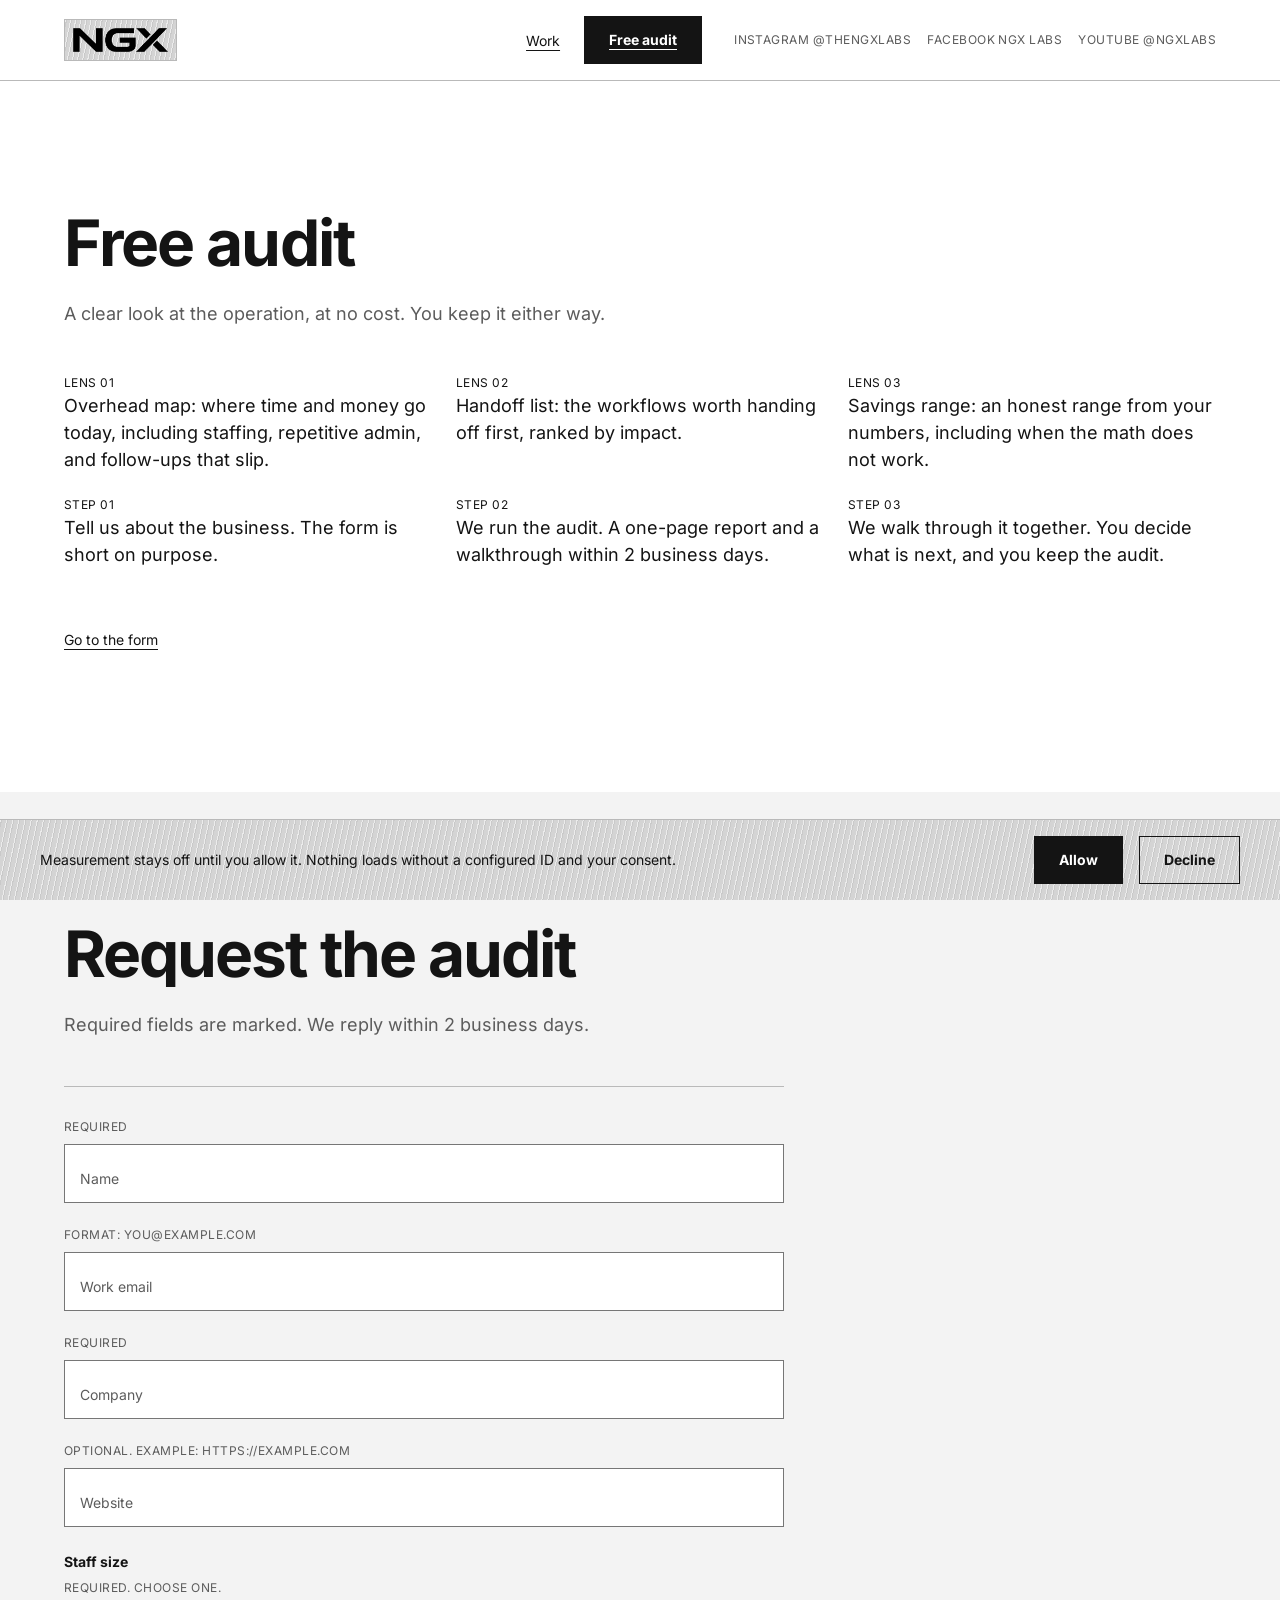
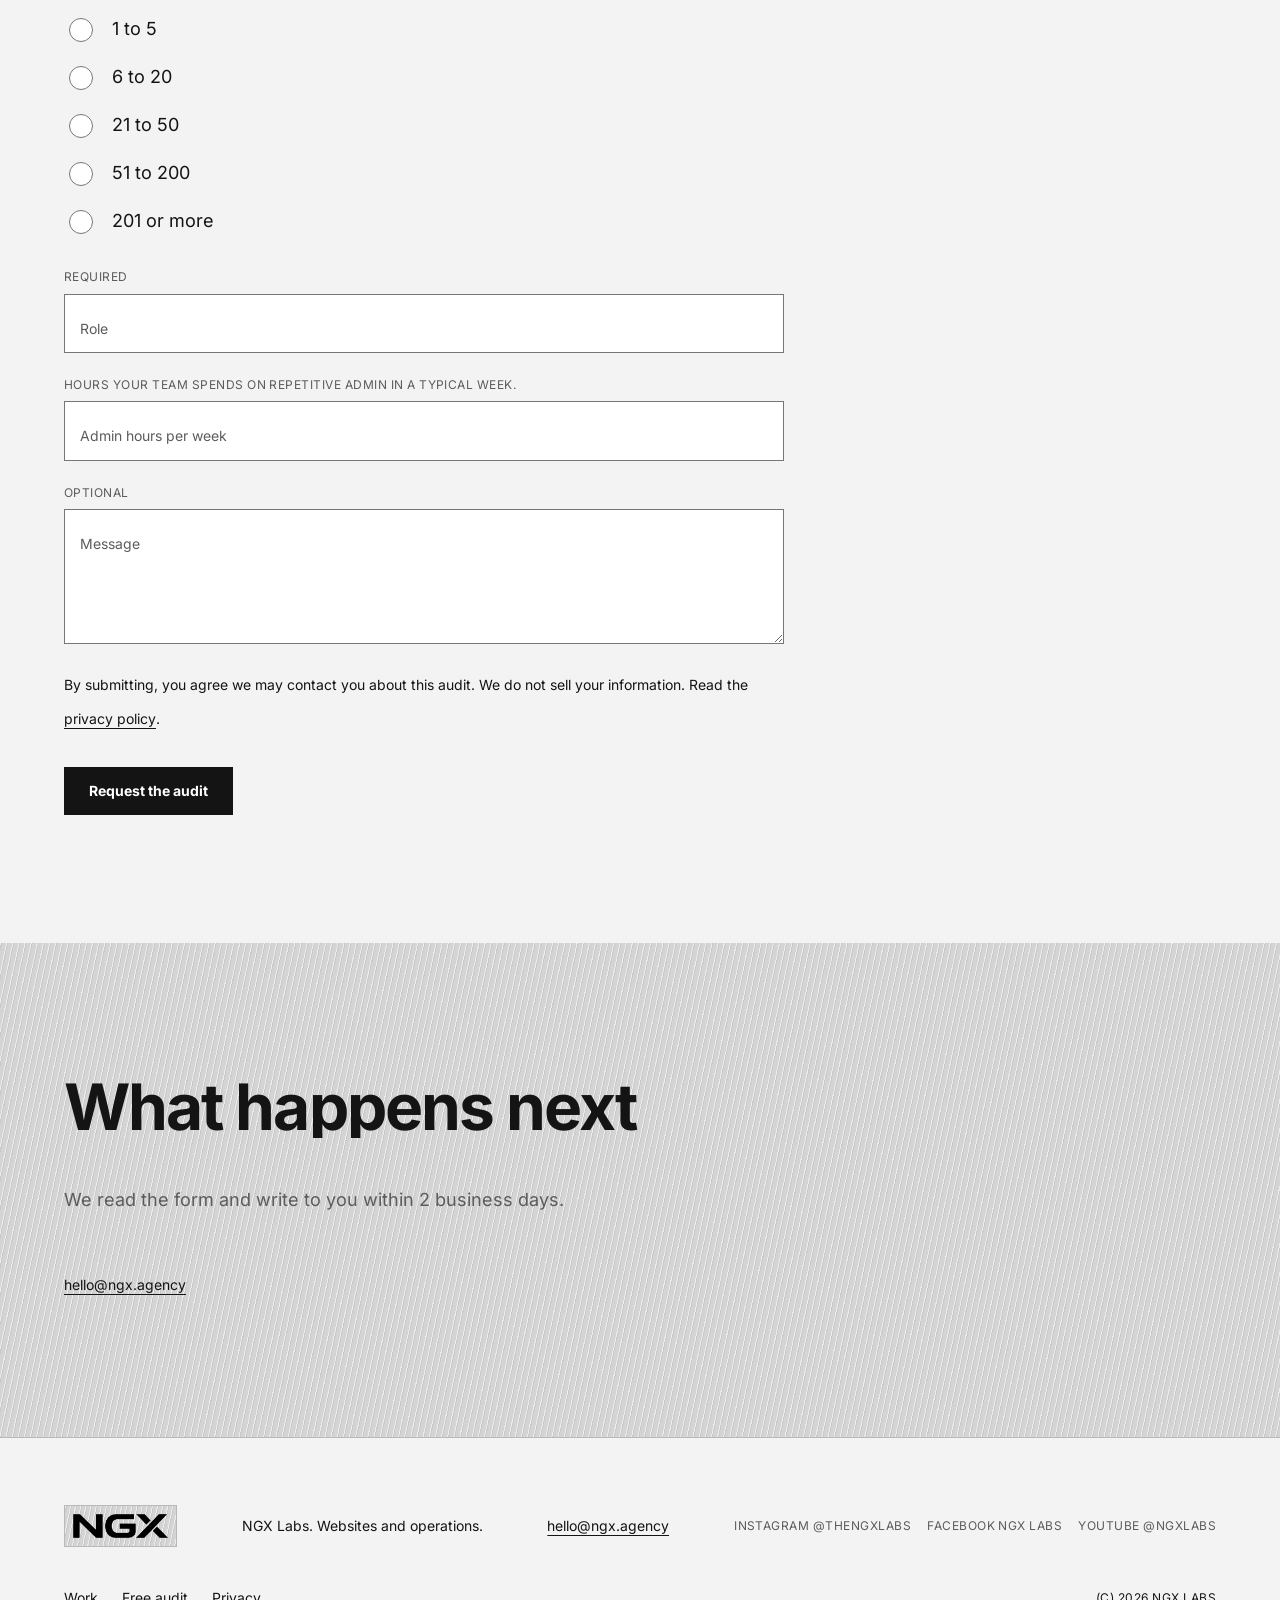
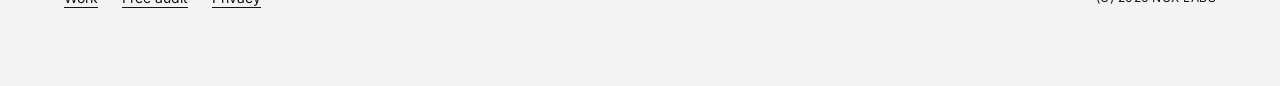
<file: site/free-audit/index.html>
<!DOCTYPE html>
<html lang="en">
<head>
<meta charset="utf-8">
<meta name="viewport" content="width=device-width, initial-scale=1">
<meta name="robots" content="noindex, nofollow">
<title>Free audit | NGX Labs</title>
<meta name="description" content="A free audit of your operation from NGX Labs. You keep the findings either way.">
<link rel="icon" href="../assets/ngx-logo-official.png" type="image/png">
<link rel="stylesheet" href="../css/site.css">
<script>document.documentElement.classList.add("js");</script>
</head>
<body>
<a class="skip" href="#main">Skip to content</a>
<header class="site-header">
  <div class="wrap header-bar">
    <a class="logo-plate" href="../">
      <img src="../assets/ngx-logo-official.png" alt="NGX Labs" width="96" height="24" fetchpriority="low">
    </a>
    <div class="nav-desktop">
        <nav aria-label="Primary">
          <ul class="nav-links">
            <li><a href="../work/">Work</a></li>
            <li>
              <a class="btn magnet" href="../free-audit/">
                <span class="roll"><span class="roll-in"><span>Free audit</span><span aria-hidden="true">Free audit</span></span></span>
              </a>
            </li>
          </ul>
        </nav>
        <p class="socials" data-socials>
          <span>Instagram @thengxlabs</span>
          <span>Facebook NGX Labs</span>
          <span>YouTube @ngxlabs</span>
        </p>
      </div>
    <details class="nav-mobile">
      <summary class="nav-summary"><span class="summary-open">Menu</span><span class="summary-close">Close</span></summary>
      <div class="nav-panel">
        <nav aria-label="Mobile">
          <ul class="nav-links">
            <li><a href="../work/">Work</a></li>
            <li>
              <a class="btn magnet" href="../free-audit/">
                <span class="roll"><span class="roll-in"><span>Free audit</span><span aria-hidden="true">Free audit</span></span></span>
              </a>
            </li>
          </ul>
        </nav>
        <p class="socials" data-socials>
          <span>Instagram @thengxlabs</span>
          <span>Facebook NGX Labs</span>
          <span>YouTube @ngxlabs</span>
        </p>
      </div>
    </details>
  </div>
</header>

<main id="main">
  <section class="section bg-paper">
    <div class="wrap stack-48">
      <div class="stack-24">
        <h1 class="t-display" data-rise data-rise-load>
          <span class="line"><span class="line-in">Free audit</span></span>
        </h1>
        <p class="support">A clear look at the operation, at no cost. You keep it either way.</p>
      </div>
      <div class="grid">
        <div class="span-4">
          <p class="t-meta">Lens 01</p>
          <p>Overhead map: where time and money go today, including staffing, repetitive admin, and follow-ups that slip.</p>
        </div>
        <div class="span-4">
          <p class="t-meta">Lens 02</p>
          <p>Handoff list: the workflows worth handing off first, ranked by impact.</p>
        </div>
        <div class="span-4">
          <p class="t-meta">Lens 03</p>
          <p>Savings range: an honest range from your numbers, including when the math does not work.</p>
        </div>
        <div class="span-4">
          <p class="t-meta">Step 01</p>
          <p>Tell us about the business. The form is short on purpose.</p>
        </div>
        <div class="span-4">
          <p class="t-meta">Step 02</p>
          <p>We run the audit. A one-page report and a walkthrough within 2 business days.</p>
        </div>
        <div class="span-4">
          <p class="t-meta">Step 03</p>
          <p>We walk through it together. You decide what is next, and you keep the audit.</p>
        </div>
      </div>
      <a class="text-link magnet" href="#audit-form">
        <span class="roll"><span class="roll-in"><span>Go to the form</span><span aria-hidden="true">Go to the form</span></span></span>
      </a>
    </div>
  </section>

  <section class="section bg-mist" id="audit-form">
    <div class="wrap">
      <div class="stack-24 section-intro">
        <h2 class="t-display" data-rise>
          <span class="line"><span class="line-in">Request the audit</span></span>
        </h2>
        <p class="support">Required fields are marked. We reply within 2 business days.</p>
      </div>
      <form class="form-shell" id="auditForm" method="post" action="https://comms.ngx.agency/ngx-contact" autocomplete="on">
        <div data-form-body>
          <div class="progress" data-progress role="progressbar" aria-valuemin="0" aria-valuemax="6" aria-valuenow="0" aria-label="Required fields complete">
            <span class="progress-bar" data-progress-bar></span>
          </div>
          <p class="form-alert t-ui" id="form-alert" role="alert" tabindex="-1"></p>
          <div class="field" data-field="name">
            <p class="hint t-meta" id="hint-name">Required</p>
            <div class="control">
              <label for="f-name">Name</label>
              <input id="f-name" name="name" type="text" autocomplete="name" required placeholder=" " enterkeyhint="next" data-described="hint-name" aria-describedby="hint-name">
            </div>
            <p class="error t-ui" id="err-name">Error: Enter your name.</p>
          </div>
          <div class="field" data-field="email">
            <p class="hint t-meta" id="hint-email">Format: you@example.com</p>
            <div class="control">
              <label for="f-email">Work email</label>
              <input id="f-email" name="email" type="email" autocomplete="email" autocapitalize="none" autocorrect="off" spellcheck="false" required placeholder=" " enterkeyhint="next" data-described="hint-email" aria-describedby="hint-email">
            </div>
            <p class="error t-ui" id="err-email">Error: Enter an email address in the format you@example.com.</p>
          </div>
          <div class="field" data-field="company">
            <p class="hint t-meta" id="hint-company">Required</p>
            <div class="control">
              <label for="f-company">Company</label>
              <input id="f-company" name="company" type="text" autocomplete="organization" required placeholder=" " enterkeyhint="next" data-described="hint-company" aria-describedby="hint-company">
            </div>
            <p class="error t-ui" id="err-company">Error: Enter the company name.</p>
          </div>
          <div class="field" data-field="website">
            <p class="hint t-meta" id="hint-website">Optional. Example: https://example.com</p>
            <div class="control">
              <label for="f-website">Website</label>
              <input id="f-website" name="website" type="url" inputmode="url" autocomplete="url" autocapitalize="none" autocorrect="off" spellcheck="false" placeholder=" " enterkeyhint="next" data-described="hint-website" aria-describedby="hint-website">
            </div>
            <p class="error t-ui" id="err-website">Error: Enter a full address, such as https://example.com.</p>
          </div>
          <fieldset class="field choices" data-field="staff_size">
            <legend>Staff size</legend>
            <p class="hint t-meta" id="hint-staff">Required. Choose one.</p>
            <label><input type="radio" name="staff_size" value="1-5" required> 1 to 5</label>
            <label><input type="radio" name="staff_size" value="6-20" required> 6 to 20</label>
            <label><input type="radio" name="staff_size" value="21-50" required> 21 to 50</label>
            <label><input type="radio" name="staff_size" value="51-200" required> 51 to 200</label>
            <label><input type="radio" name="staff_size" value="201 or more" required> 201 or more</label>
            <p class="error t-ui" id="err-staff">Error: Choose a staff size.</p>
          </fieldset>
          <div class="field" data-field="role">
            <p class="hint t-meta" id="hint-role">Required</p>
            <div class="control">
              <label for="f-role">Role</label>
              <input id="f-role" name="role" type="text" autocomplete="organization-title" required placeholder=" " enterkeyhint="next" data-described="hint-role" aria-describedby="hint-role">
            </div>
            <p class="error t-ui" id="err-role">Error: Enter your role.</p>
          </div>
          <div class="field" data-field="admin_hours_per_week">
            <p class="hint t-meta" id="hint-hours">Hours your team spends on repetitive admin in a typical week.</p>
            <div class="control">
              <label for="f-hours">Admin hours per week</label>
              <input id="f-hours" name="admin_hours_per_week" type="text" inputmode="decimal" autocomplete="off" required placeholder=" " enterkeyhint="next" data-described="hint-hours" aria-describedby="hint-hours">
            </div>
            <p class="error t-ui" id="err-hours">Error: Enter admin hours per week as a number from 0 to 168.</p>
          </div>
          <div class="field" data-field="message">
            <p class="hint t-meta" id="hint-message">Optional</p>
            <div class="control">
              <label for="f-message">Message</label>
              <textarea id="f-message" name="message" rows="4" placeholder=" " enterkeyhint="done" data-described="hint-message" aria-describedby="hint-message"></textarea>
            </div>
          </div>
          <div class="visually-hidden" aria-hidden="true">
            <label for="fax_number">Fax</label>
            <input id="fax_number" name="fax_number" type="text" tabindex="-1" autocomplete="off">
          </div>
          <input type="hidden" name="phone" value="">
          <input type="hidden" name="industry" value="">
          <input type="hidden" name="revenue" value="">
          <input type="hidden" name="source" value="ngx-site-v1">
          <input type="hidden" name="utm_source" value="">
          <input type="hidden" name="utm_medium" value="">
          <input type="hidden" name="utm_campaign" value="">
          <input type="hidden" name="utm_content" value="">
          <input type="hidden" name="utm_term" value="">
          <input type="hidden" name="fbclid" value="">
          <input type="hidden" name="gclid" value="">
          <input type="hidden" name="li_fat_id" value="">
          <input type="hidden" name="landing_path" value="">
          <p class="t-ui form-note">By submitting, you agree we may contact you about this audit. We do not sell your information. Read the <a class="text-link" href="../privacy/">privacy policy</a>.</p>
          <button class="btn magnet" id="audit-submit" type="submit">
            <span class="roll"><span class="roll-in"><span>Request the audit</span><span aria-hidden="true">Request the audit</span></span></span>
          </button>
        </div>
      </form>
      <div class="confirm stack-24" id="audit-confirm" tabindex="-1">
        <p class="t-title">Request received.</p>
        <p class="support">Your reference is below. We will write to you within 2 business days.</p>
        <p class="ref t-title" id="audit-ref"></p>
        <p>Questions go to <a class="text-link" data-bind="contact" href="mailto:hello@ngx.agency">hello@ngx.agency</a>.</p>
      </div>
    </div>
  </section>

  <section class="section metal" id="next">
    <div class="wrap stack-48">
      <h2 class="t-display" data-rise>
        <span class="line"><span class="line-in">What happens next</span></span>
      </h2>
      <p class="support">We read the form and write to you within 2 business days.</p>
      <p><a class="text-link magnet" data-bind="contact" href="mailto:hello@ngx.agency"><span class="roll"><span class="roll-in"><span>hello@ngx.agency</span><span aria-hidden="true">hello@ngx.agency</span></span></span></a></p>
    </div>
  </section>
</main>

<footer class="site-footer">
  <div class="wrap footer-bar">
    <a class="logo-plate" href="../">
      <img src="../assets/ngx-logo-official.png" alt="NGX Labs" width="96" height="24" loading="lazy">
    </a>
    <p class="t-ui">NGX Labs. Websites and operations.</p>
    <a class="text-link magnet" href="mailto:hello@ngx.agency">
      <span class="roll"><span class="roll-in"><span>hello@ngx.agency</span><span aria-hidden="true">hello@ngx.agency</span></span></span>
    </a>
    <p class="socials" data-socials>
      <span>Instagram @thengxlabs</span>
      <span>Facebook NGX Labs</span>
      <span>YouTube @ngxlabs</span>
    </p>
    <ul class="footer-links">
      <li><a class="text-link magnet" href="../work/"><span class="roll"><span class="roll-in"><span>Work</span><span aria-hidden="true">Work</span></span></span></a></li>
      <li><a class="text-link magnet" href="../free-audit/"><span class="roll"><span class="roll-in"><span>Free audit</span><span aria-hidden="true">Free audit</span></span></span></a></li>
      <li><a class="text-link magnet" href="../privacy/"><span class="roll"><span class="roll-in"><span>Privacy</span><span aria-hidden="true">Privacy</span></span></span></a></li>
    </ul>
    <p class="t-meta">(c) 2026 NGX Labs</p>
  </div>
</footer>

<div class="consent metal" id="consent" role="region" aria-label="Privacy choices">
  <div class="consent-inner">
    <p class="t-ui">Measurement stays off until you allow it. Nothing loads without a configured ID and your consent.</p>
    <div class="consent-actions">
      <button type="button" class="btn" id="consent-accept">Allow</button>
      <button type="button" class="btn btn-ghost" id="consent-decline">Decline</button>
    </div>
  </div>
</div>

<script src="../vendor/gsap.min.js" defer></script>
<script src="../vendor/ScrollTrigger.min.js" defer></script>
<script src="../vendor/lenis.min.js" defer></script>
<script src="../js/data.js" defer></script>
<script src="../js/form-config.js" defer></script>
<script src="../js/tracking-config.js" defer></script>
<script src="../js/site.js" defer></script>
</body>
</html>
</file>
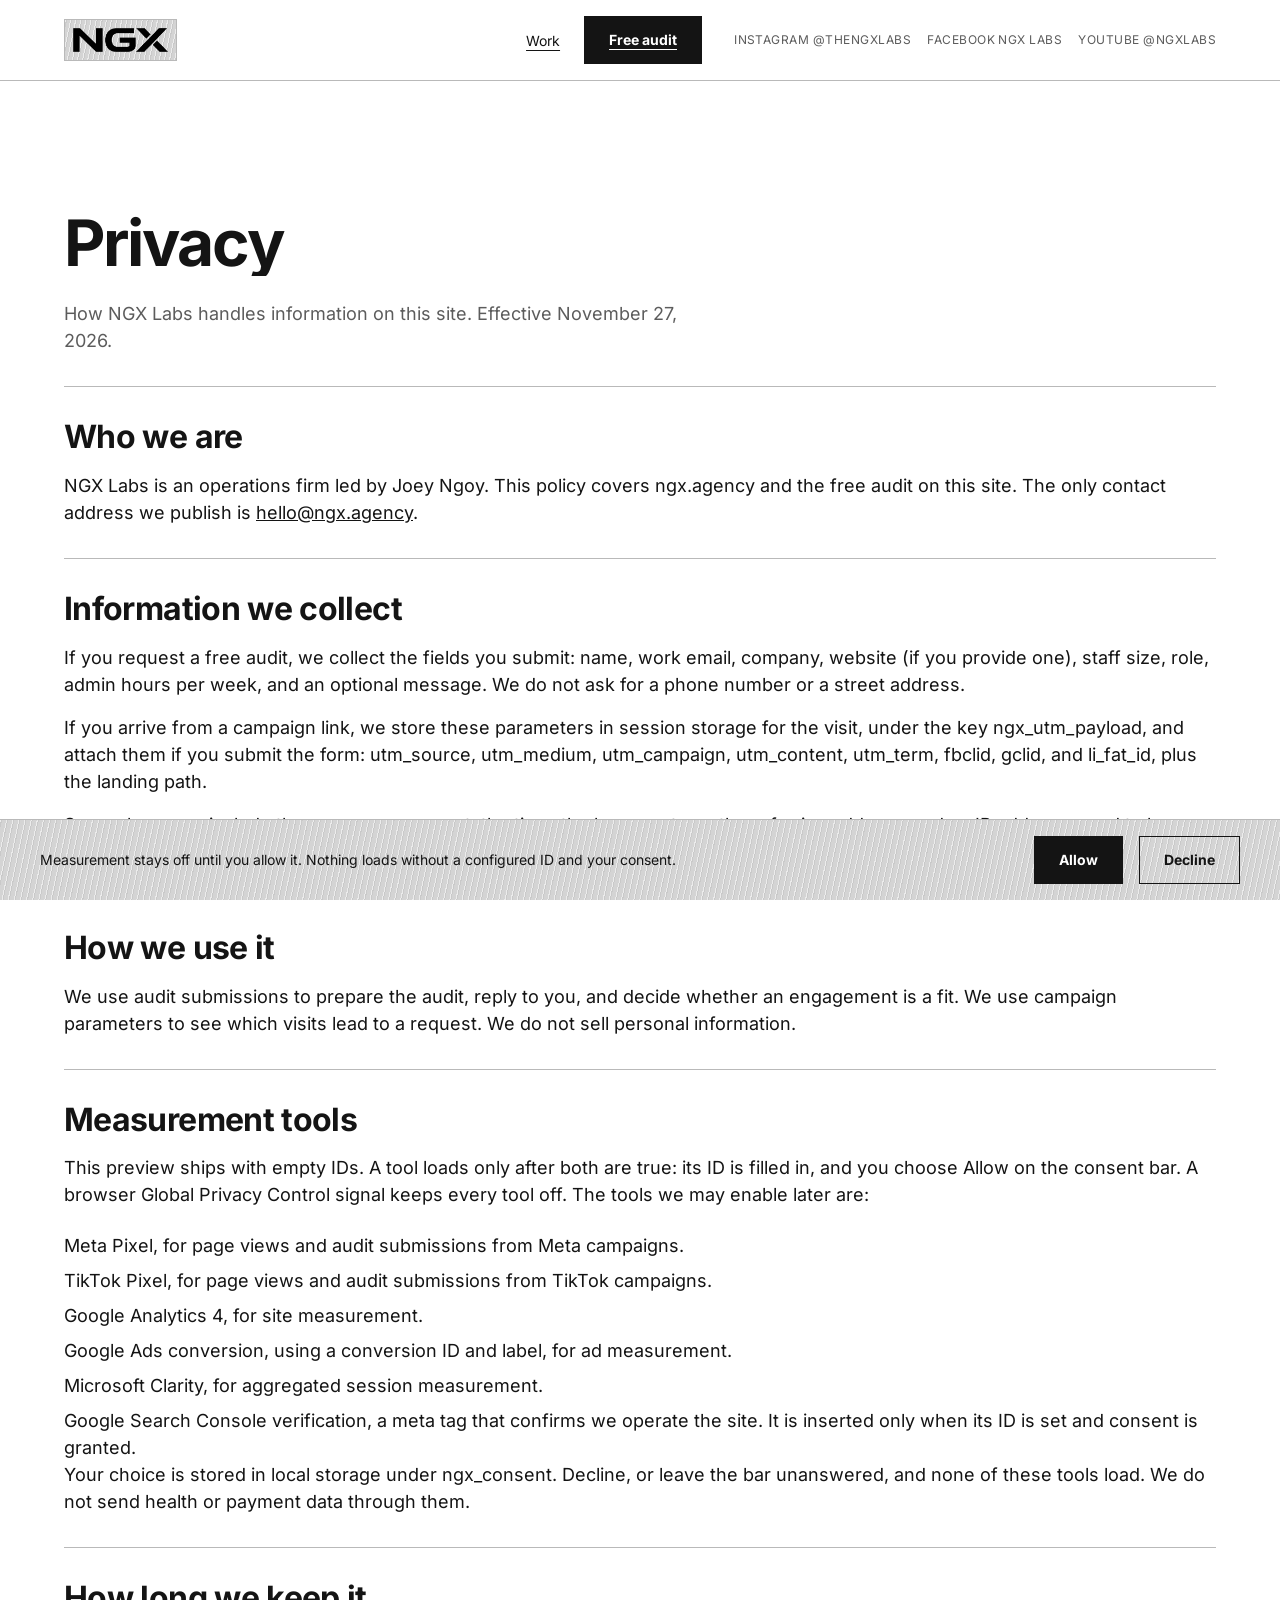
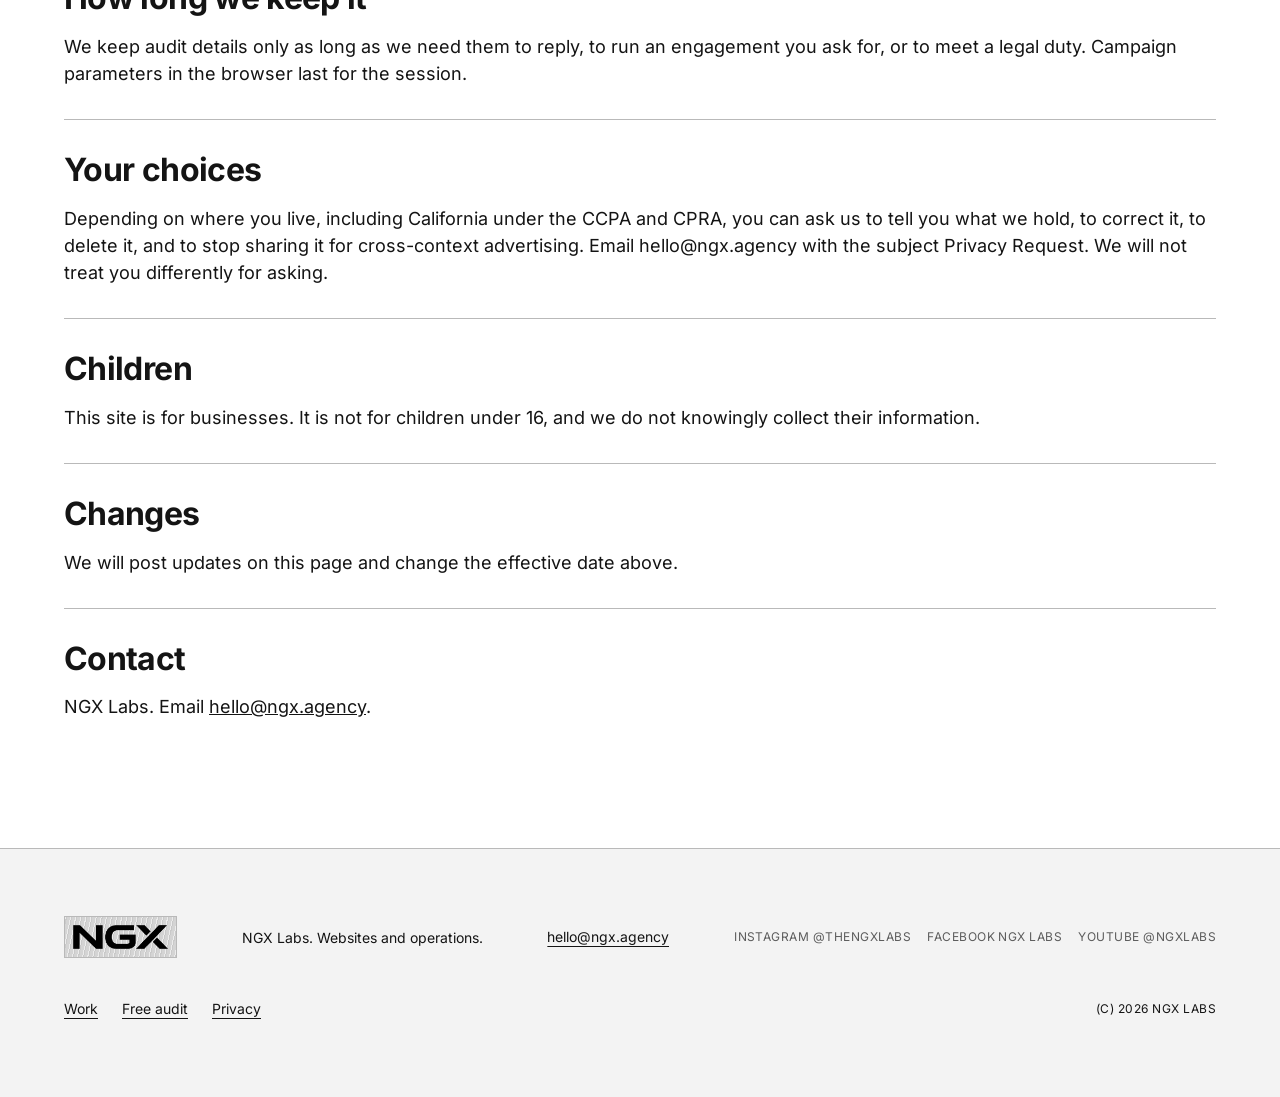
<file: site/privacy/index.html>
<!DOCTYPE html>
<html lang="en">
<head>
<meta charset="utf-8">
<meta name="viewport" content="width=device-width, initial-scale=1">
<meta name="robots" content="noindex, nofollow">
<title>Privacy | NGX Labs</title>
<meta name="description" content="How NGX Labs collects, uses, and protects information on this site, including the free audit form and measurement tools.">
<link rel="icon" href="../assets/ngx-logo-official.png" type="image/png">
<link rel="stylesheet" href="../css/site.css">
<script>document.documentElement.classList.add("js");</script>
</head>
<body>
<a class="skip" href="#main">Skip to content</a>
<header class="site-header">
  <div class="wrap header-bar">
    <a class="logo-plate" href="../">
      <img src="../assets/ngx-logo-official.png" alt="NGX Labs" width="96" height="24" fetchpriority="low">
    </a>
    <div class="nav-desktop">
        <nav aria-label="Primary">
          <ul class="nav-links">
            <li><a href="../work/">Work</a></li>
            <li>
              <a class="btn magnet" href="../free-audit/">
                <span class="roll"><span class="roll-in"><span>Free audit</span><span aria-hidden="true">Free audit</span></span></span>
              </a>
            </li>
          </ul>
        </nav>
        <p class="socials" data-socials>
          <span>Instagram @thengxlabs</span>
          <span>Facebook NGX Labs</span>
          <span>YouTube @ngxlabs</span>
        </p>
      </div>
    <details class="nav-mobile">
      <summary class="nav-summary"><span class="summary-open">Menu</span><span class="summary-close">Close</span></summary>
      <div class="nav-panel">
        <nav aria-label="Mobile">
          <ul class="nav-links">
            <li><a href="../work/">Work</a></li>
            <li>
              <a class="btn magnet" href="../free-audit/">
                <span class="roll"><span class="roll-in"><span>Free audit</span><span aria-hidden="true">Free audit</span></span></span>
              </a>
            </li>
          </ul>
        </nav>
        <p class="socials" data-socials>
          <span>Instagram @thengxlabs</span>
          <span>Facebook NGX Labs</span>
          <span>YouTube @ngxlabs</span>
        </p>
      </div>
    </details>
  </div>
</header>

<main id="main">
  <section class="section bg-paper">
    <div class="wrap">
      <div class="stack-24">
        <h1 class="t-display" data-rise data-rise-load>
          <span class="line"><span class="line-in">Privacy</span></span>
        </h1>
        <p class="support">How NGX Labs handles information on this site. Effective November 27, 2026.</p>
      </div>

      <div class="legal-block">
        <h2>Who we are</h2>
        <p>NGX Labs is an operations firm led by Joey Ngoy. This policy covers ngx.agency and the free audit on this site. The only contact address we publish is <a href="mailto:hello@ngx.agency">hello@ngx.agency</a>.</p>
      </div>

      <div class="legal-block">
        <h2>Information we collect</h2>
        <p>If you request a free audit, we collect the fields you submit: name, work email, company, website (if you provide one), staff size, role, admin hours per week, and an optional message. We do not ask for a phone number or a street address.</p>
        <p>If you arrive from a campaign link, we store these parameters in session storage for the visit, under the key ngx_utm_payload, and attach them if you submit the form: utm_source, utm_medium, utm_campaign, utm_content, utm_term, fbclid, gclid, and li_fat_id, plus the landing path.</p>
        <p>Server logs may include the pages you request, the time, the browser type, the referring address, and an IP address, used to keep the site reliable and secure.</p>
      </div>

      <div class="legal-block">
        <h2>How we use it</h2>
        <p>We use audit submissions to prepare the audit, reply to you, and decide whether an engagement is a fit. We use campaign parameters to see which visits lead to a request. We do not sell personal information.</p>
      </div>

      <div class="legal-block">
        <h2>Measurement tools</h2>
        <p>This preview ships with empty IDs. A tool loads only after both are true: its ID is filled in, and you choose Allow on the consent bar. A browser Global Privacy Control signal keeps every tool off. The tools we may enable later are:</p>
        <ul>
          <li>Meta Pixel, for page views and audit submissions from Meta campaigns.</li>
          <li>TikTok Pixel, for page views and audit submissions from TikTok campaigns.</li>
          <li>Google Analytics 4, for site measurement.</li>
          <li>Google Ads conversion, using a conversion ID and label, for ad measurement.</li>
          <li>Microsoft Clarity, for aggregated session measurement.</li>
          <li>Google Search Console verification, a meta tag that confirms we operate the site. It is inserted only when its ID is set and consent is granted.</li>
        </ul>
        <p>Your choice is stored in local storage under ngx_consent. Decline, or leave the bar unanswered, and none of these tools load. We do not send health or payment data through them.</p>
      </div>

      <div class="legal-block">
        <h2>How long we keep it</h2>
        <p>We keep audit details only as long as we need them to reply, to run an engagement you ask for, or to meet a legal duty. Campaign parameters in the browser last for the session.</p>
      </div>

      <div class="legal-block">
        <h2>Your choices</h2>
        <p>Depending on where you live, including California under the CCPA and CPRA, you can ask us to tell you what we hold, to correct it, to delete it, and to stop sharing it for cross-context advertising. Email hello@ngx.agency with the subject Privacy Request. We will not treat you differently for asking.</p>
      </div>

      <div class="legal-block">
        <h2>Children</h2>
        <p>This site is for businesses. It is not for children under 16, and we do not knowingly collect their information.</p>
      </div>

      <div class="legal-block">
        <h2>Changes</h2>
        <p>We will post updates on this page and change the effective date above.</p>
      </div>

      <div class="legal-block">
        <h2>Contact</h2>
        <p>NGX Labs. Email <a href="mailto:hello@ngx.agency">hello@ngx.agency</a>.</p>
      </div>
    </div>
  </section>
</main>

<footer class="site-footer">
  <div class="wrap footer-bar">
    <a class="logo-plate" href="../">
      <img src="../assets/ngx-logo-official.png" alt="NGX Labs" width="96" height="24" loading="lazy">
    </a>
    <p class="t-ui">NGX Labs. Websites and operations.</p>
    <a class="text-link magnet" data-bind="contact" href="mailto:hello@ngx.agency">
      <span class="roll"><span class="roll-in"><span>hello@ngx.agency</span><span aria-hidden="true">hello@ngx.agency</span></span></span>
    </a>
    <p class="socials" data-socials>
      <span>Instagram @thengxlabs</span>
      <span>Facebook NGX Labs</span>
      <span>YouTube @ngxlabs</span>
    </p>
    <ul class="footer-links">
      <li><a class="text-link magnet" href="../work/"><span class="roll"><span class="roll-in"><span>Work</span><span aria-hidden="true">Work</span></span></span></a></li>
      <li><a class="text-link magnet" href="../free-audit/"><span class="roll"><span class="roll-in"><span>Free audit</span><span aria-hidden="true">Free audit</span></span></span></a></li>
      <li><a class="text-link magnet" href="../privacy/"><span class="roll"><span class="roll-in"><span>Privacy</span><span aria-hidden="true">Privacy</span></span></span></a></li>
    </ul>
    <p class="t-meta">(c) 2026 NGX Labs</p>
  </div>
</footer>

<div class="consent metal" id="consent" role="region" aria-label="Privacy choices">
  <div class="consent-inner">
    <p class="t-ui">Measurement stays off until you allow it. Nothing loads without a configured ID and your consent.</p>
    <div class="consent-actions">
      <button type="button" class="btn" id="consent-accept">Allow</button>
      <button type="button" class="btn btn-ghost" id="consent-decline">Decline</button>
    </div>
  </div>
</div>

<script src="../vendor/gsap.min.js" defer></script>
<script src="../vendor/ScrollTrigger.min.js" defer></script>
<script src="../vendor/lenis.min.js" defer></script>
<script src="../js/data.js" defer></script>
<script src="../js/form-config.js" defer></script>
<script src="../js/tracking-config.js" defer></script>
<script src="../js/site.js" defer></script>
</body>
</html>
</file>
<file: site/css/site.css>
/* NGX Labs v1
   Type sizes: 64, 32, 18, 14, 12. Spacing: 8px scale.
   Section padding 128 / 72. Content width 1200. */

@font-face {
  font-family: Inter;
  font-style: normal;
  font-weight: 400;
  font-display: swap;
  src: url("../vendor/inter-latin-400.woff2") format("woff2");
}

@font-face {
  font-family: Inter;
  font-style: normal;
  font-weight: 700;
  font-display: swap;
  src: url("../vendor/inter-latin-700.woff2") format("woff2");
}

:root {
  --ink: #141414;
  --support: #5c5c5c;
  --ghost: #737373;
  --line: #b9b9b9;
  --paper: #ffffff;
  --mist: #f3f3f3;
  --metal: #d4d4d4;
  --fs-display: 64px;
  --fs-title: 32px;
  --fs-body: 18px;
  --fs-ui: 14px;
  --fs-meta: 12px;
  --pad: 128px;
  --gutter: 24px;
  --gap: 24px;
  --max: 1200px;
}

*,
*::before,
*::after {
  box-sizing: border-box;
}

html {
  scroll-behavior: auto;
}

html.lenis,
html.lenis body {
  height: auto;
}

.lenis.lenis-smooth {
  scroll-behavior: auto;
}

body {
  margin: 0;
  background: var(--paper);
  color: var(--ink);
  font-family: Inter, sans-serif;
  font-size: var(--fs-body);
  font-weight: 400;
  line-height: 1.5;
  text-rendering: optimizeLegibility;
}

img,
video {
  max-width: 100%;
  display: block;
}

button,
input,
textarea {
  font-family: inherit;
  color: inherit;
}

h1,
h2,
p,
figure,
dl,
dd,
dt,
ul,
ol,
fieldset,
legend {
  margin: 0;
  padding: 0;
}

fieldset {
  border: 0;
  min-inline-size: 0;
}

a {
  color: inherit;
}

:focus-visible {
  outline: 2px solid var(--ink);
  outline-offset: 4px;
}

::selection {
  background: var(--ink);
  color: var(--paper);
}

.skip {
  position: absolute;
  left: 16px;
  top: 8px;
  z-index: 80;
  background: var(--ink);
  color: var(--paper);
  padding: 8px 16px;
  font-size: var(--fs-ui);
  text-decoration: none;
}

.skip:not(:focus) {
  clip-path: inset(50%);
  width: 1px;
  height: 1px;
  margin: -1px;
  overflow: hidden;
  padding: 0;
  border: 0;
  white-space: nowrap;
}

.visually-hidden {
  position: absolute;
  clip-path: inset(50%);
  width: 1px;
  height: 1px;
  margin: -1px;
  overflow: hidden;
  padding: 0;
  border: 0;
  white-space: nowrap;
}

.t-display {
  font-size: var(--fs-display);
  font-weight: 700;
  line-height: 1.05;
  letter-spacing: -0.03em;
}

.t-title {
  font-size: var(--fs-title);
  font-weight: 700;
  line-height: 1.15;
  letter-spacing: -0.02em;
}

.t-body {
  font-size: var(--fs-body);
  font-weight: 400;
  line-height: 1.5;
}

.t-ui {
  font-size: var(--fs-ui);
  font-weight: 400;
  line-height: 1.4;
}

.t-meta {
  font-size: var(--fs-meta);
  font-weight: 400;
  line-height: 1.4;
  letter-spacing: 0.04em;
  text-transform: uppercase;
}

h1.t-display,
h2.t-display {
  font-size: var(--fs-display);
}

.wrap {
  width: 100%;
  max-width: var(--max);
  margin-inline: auto;
  padding-inline: var(--gutter);
}

.grid {
  display: grid;
  grid-template-columns: repeat(12, minmax(0, 1fr));
  column-gap: var(--gap);
  row-gap: var(--gap);
}

.span-12 { grid-column: span 12; }
.span-8 { grid-column: span 8; }
.span-7 { grid-column: span 7; }
.span-6 { grid-column: span 6; }
.span-5 { grid-column: span 5; }
.span-4 { grid-column: span 4; }
.span-3 { grid-column: span 3; }

.section {
  padding-block: var(--pad);
}

.bg-paper { background: var(--paper); }
.bg-mist { background: var(--mist); }

.metal {
  background-color: var(--metal);
  background-image: repeating-linear-gradient(
    102deg,
    rgba(255, 255, 255, 0.55) 0 1px,
    rgba(0, 0, 0, 0.05) 1px 2px,
    transparent 2px 6px
  );
}

.support {
  color: var(--support);
  max-width: 640px;
}

.stack-24 > * + * { margin-top: 24px; }
.stack-48 > * + * { margin-top: 48px; }

.line {
  display: block;
  overflow: hidden;
}

.line-in {
  display: block;
}

.word {
  position: relative;
  display: inline-block;
  margin-right: 0.28em;
}

.line-in .word:last-child {
  margin-right: 0;
}

.ghost {
  color: var(--ghost);
}

.inked {
  position: absolute;
  left: 0;
  top: 0;
  color: var(--ink);
}

.site-header {
  position: sticky;
  top: 0;
  z-index: 40;
  background: rgba(255, 255, 255, 0.94);
  border-bottom: 1px solid var(--line);
}

.header-bar {
  display: flex;
  align-items: center;
  justify-content: space-between;
  gap: 24px;
  min-height: 72px;
  padding-block: 16px;
}

.logo-plate {
  display: inline-flex;
  align-items: center;
  padding: 8px;
  border: 1px solid var(--line);
  background-color: var(--metal);
  background-image: repeating-linear-gradient(
    102deg,
    rgba(255, 255, 255, 0.55) 0 1px,
    rgba(0, 0, 0, 0.05) 1px 2px,
    transparent 2px 5px
  );
  line-height: 0;
  text-decoration: none;
}

.logo-plate img {
  height: 24px;
  width: auto;
}

.nav-desktop {
  margin-left: auto;
  display: flex;
  align-items: center;
  gap: 32px;
}

.nav-mobile {
  display: none;
}

.nav-summary {
  display: none;
  list-style: none;
  min-height: 48px;
  min-width: 48px;
  align-items: center;
  cursor: pointer;
  font-size: var(--fs-ui);
}

.nav-summary::-webkit-details-marker {
  display: none;
}

.nav-panel {
  display: flex;
  align-items: center;
  justify-content: flex-end;
  gap: 32px;
  flex: 0 0 auto;
  width: max-content;
  max-width: 100%;
}

.nav-links {
  display: flex;
  align-items: center;
  gap: 24px;
  list-style: none;
}

.nav-links a {
  font-size: var(--fs-ui);
  text-decoration: underline;
  text-underline-offset: 4px;
  text-decoration-thickness: 1px;
  min-height: 48px;
  display: inline-flex;
  align-items: center;
}

.socials {
  display: flex;
  flex-wrap: wrap;
  gap: 8px 16px;
  color: var(--support);
}

.nav-desktop .socials {
  flex-wrap: nowrap;
  align-items: center;
}

.socials span {
  font-size: var(--fs-meta);
  letter-spacing: 0.04em;
  text-transform: uppercase;
}

.btn {
  display: inline-flex;
  align-items: center;
  justify-content: center;
  min-height: 48px;
  padding: 8px 24px;
  background: var(--ink);
  color: var(--paper);
  text-decoration: none;
  border: 1px solid var(--ink);
  cursor: pointer;
  font-size: var(--fs-ui);
  font-weight: 700;
  line-height: 1;
}

.btn-ghost {
  background: transparent;
  color: var(--ink);
}

.btn:disabled {
  cursor: wait;
  opacity: 0.6;
}

.roll {
  display: block;
  height: 24px;
  overflow: hidden;
}

.roll-in {
  display: block;
}

.roll span {
  display: block;
  height: 24px;
  line-height: 24px;
}

.text-link {
  font-size: var(--fs-ui);
  text-decoration: underline;
  text-underline-offset: 4px;
  text-decoration-thickness: 1px;
  min-height: 48px;
  display: inline-flex;
  align-items: center;
  color: var(--ink);
}

.hero-visual {
  padding: 8px;
  border: 1px solid var(--line);
}

.hero-visual img {
  width: 100%;
  height: auto;
}

.placeholder-tag {
  margin-top: 16px;
  color: var(--support);
}

.service-list {
  border-bottom: 1px solid var(--line);
}

.service-row {
  display: grid;
  grid-template-columns: minmax(0, 3fr) minmax(0, 6fr) minmax(0, 3fr);
  gap: 24px;
  align-items: center;
  padding-block: 24px;
  border-top: 1px solid var(--line);
}

.service-name {
  font-weight: 700;
}

.media-frame {
  position: relative;
  aspect-ratio: 16 / 9;
  background: var(--metal);
  border: 1px solid var(--line);
  overflow: hidden;
}

.media-frame video,
.media-frame img {
  position: absolute;
  inset: 0;
  width: 100%;
  height: 100%;
  object-fit: cover;
}

.loop-actions {
  display: flex;
  align-items: center;
  justify-content: space-between;
  gap: 16px;
  margin-top: 16px;
}

.stat-figure {
  font-variant-numeric: tabular-nums;
}

.stat-note {
  color: var(--support);
  margin-top: 8px;
}

.digit {
  display: inline-block;
  height: 1em;
  overflow: hidden;
  vertical-align: top;
  line-height: 1;
}

.digit-strip {
  display: block;
}

.digit-strip span {
  display: block;
  height: 1em;
  line-height: 1;
}

.window-link {
  display: block;
  width: 100%;
  color: inherit;
  text-decoration: none;
  margin-top: 48px;
}

.window-frame {
  position: relative;
  overflow: clip;
  background: var(--mist);
  transform-origin: center center;
}

.window-frame img {
  width: 100%;
  height: auto;
  transform-origin: center center;
}

.window-caption {
  position: absolute;
  left: 0;
  right: 0;
  bottom: 0;
  display: flex;
  justify-content: space-between;
  align-items: baseline;
  gap: 16px;
  padding: 24px;
  background: var(--mist);
  border-top: 1px solid var(--line);
}

.marquee {
  overflow: hidden;
  background: var(--mist);
  border-top: 1px solid var(--line);
  border-bottom: 1px solid var(--line);
  padding-block: 24px;
}

.marquee-bar {
  display: flex;
  justify-content: flex-end;
  max-width: var(--max);
  margin: 0 auto 8px;
  padding-inline: var(--gutter);
}

.marquee-track {
  display: flex;
  width: max-content;
  --marquee-duration: 48s;
}

.marquee-group {
  display: flex;
  align-items: center;
  gap: 32px;
  padding-right: 32px;
  white-space: nowrap;
  font-size: var(--fs-ui);
}

.process-step {
  padding-top: 24px;
  border-top: 1px solid var(--line);
}

.process-name {
  font-weight: 700;
  margin-bottom: 16px;
}

.site-footer {
  padding-block: 64px;
  background: var(--mist);
  border-top: 1px solid var(--line);
}

.footer-bar {
  display: flex;
  flex-wrap: wrap;
  align-items: center;
  justify-content: space-between;
  gap: 24px;
}

.footer-links {
  display: flex;
  flex-wrap: wrap;
  gap: 8px 24px;
  list-style: none;
}

.index-list {
  border-bottom: 1px solid var(--line);
}

.index-row {
  border-top: 1px solid var(--line);
}

.index-toggle {
  display: grid;
  grid-template-columns: 64px minmax(0, 1.3fr) minmax(0, 1fr) minmax(0, 2fr);
  column-gap: 16px;
  align-items: center;
  width: 100%;
  min-height: 72px;
  padding-block: 24px;
  background: transparent;
  border: 0;
  color: inherit;
  font: inherit;
  text-align: left;
  cursor: pointer;
}

.index-num,
.index-sector {
  font-size: var(--fs-ui);
  color: var(--support);
}

.index-name {
  font-weight: 700;
}

.index-outcome {
  color: var(--support);
}

.index-thumb {
  display: none;
  width: 64px;
  height: 48px;
  object-fit: cover;
  border: 1px solid var(--line);
}

.index-panel {
  padding-bottom: 32px;
}

html.js .index-panel {
  display: none;
}

html.js .index-panel.is-open {
  display: block;
}

.panel-action {
  margin-top: 24px;
}

.spec {
  display: grid;
  gap: 16px;
}

.spec div {
  padding-top: 16px;
  border-top: 1px solid var(--line);
}

.spec dt {
  color: var(--support);
  margin-bottom: 8px;
}

.cursor-preview {
  position: fixed;
  left: 0;
  top: 0;
  width: 288px;
  height: 216px;
  z-index: 45;
  pointer-events: none;
  opacity: 0;
  overflow: hidden;
  border: 1px solid var(--line);
  background: var(--metal);
}

.cursor-preview img {
  width: 100%;
  height: 100%;
  object-fit: cover;
}

.lens p + p,
.step-line + .step-line {
  margin-top: 0;
}

.form-shell {
  max-width: 720px;
}

.section-intro {
  margin-bottom: 48px;
}

.form-note {
  margin-bottom: 24px;
}

.progress {
  height: 1px;
  background: var(--line);
  margin-bottom: 32px;
}

.progress-bar {
  display: block;
  height: 1px;
  background: var(--ink);
  transform: scaleX(0);
  transform-origin: left center;
}

.field {
  margin-bottom: 24px;
}

.hint {
  color: var(--support);
  margin-bottom: 8px;
}

.control {
  position: relative;
}

.control input,
.control textarea {
  width: 100%;
  min-height: 56px;
  padding: 24px 16px 8px;
  border: 1px solid #767676;
  border-radius: 0;
  background: var(--paper);
  font-size: var(--fs-body);
  line-height: 1.4;
}

.control textarea {
  min-height: 128px;
  resize: vertical;
}

.control label {
  position: absolute;
  left: 16px;
  top: 8px;
  font-size: var(--fs-ui);
  color: var(--support);
  pointer-events: none;
  transform: translateY(16px);
}

.choices label {
  display: flex;
  align-items: center;
  gap: 16px;
  min-height: 48px;
  font-size: var(--fs-body);
  cursor: pointer;
}

.choices legend {
  font-size: var(--fs-ui);
  font-weight: 700;
  margin-bottom: 8px;
}

.choices input {
  accent-color: var(--ink);
  width: 24px;
  height: 24px;
}

.error {
  display: none;
  margin-top: 8px;
}

.is-invalid .error {
  display: block;
}

.is-invalid input,
.is-invalid textarea,
input:user-invalid,
textarea:user-invalid {
  border-color: var(--ink);
  box-shadow: inset 0 0 0 1px var(--ink);
}

.form-alert {
  display: none;
  margin-bottom: 24px;
  padding-top: 16px;
  border-top: 1px solid var(--ink);
}

.form-alert.is-on {
  display: block;
}

.confirm {
  display: none;
}

.confirm.is-on {
  display: block;
}

.ref {
  font-variant-numeric: tabular-nums;
  letter-spacing: 0.08em;
  margin-block: 16px;
}

.legal-block {
  padding-top: 32px;
  border-top: 1px solid var(--line);
  margin-top: 32px;
}

.legal-block h2 {
  font-size: var(--fs-title);
  font-weight: 700;
  line-height: 1.15;
  letter-spacing: -0.02em;
  margin-bottom: 16px;
}

.legal-block p + p,
.legal-block ul {
  margin-top: 16px;
}

.legal-block ul {
  list-style: none;
}

.legal-block li {
  padding-top: 8px;
}

.consent {
  display: none;
  position: fixed;
  left: 0;
  right: 0;
  bottom: 0;
  z-index: 60;
  border-top: 1px solid var(--line);
  padding: 16px 24px;
}

html.js .consent.is-on {
  display: block;
}

.consent-inner {
  max-width: var(--max);
  margin-inline: auto;
  display: flex;
  align-items: center;
  justify-content: space-between;
  gap: 24px;
}

.consent-actions {
  display: flex;
  gap: 16px;
  flex-shrink: 0;
}

@media (hover: hover) and (pointer: fine) and (prefers-reduced-motion: no-preference) {
  .magnet:hover .roll-in,
  .magnet:focus-visible .roll-in {
    transform: translateY(-24px);
  }

  .roll-in {
    transition: transform 0.6s cubic-bezier(0.16, 1, 0.3, 1);
  }

  .index-row:hover .index-toggle,
  .index-row:focus-within .index-toggle {
    background: var(--ink);
    color: var(--paper);
  }

  .index-row:hover .index-num,
  .index-row:hover .index-sector,
  .index-row:hover .index-outcome,
  .index-row:focus-within .index-num,
  .index-row:focus-within .index-sector,
  .index-row:focus-within .index-outcome {
    color: var(--paper);
  }
}

@media (hover: hover) and (pointer: fine) {
  .nav-links a:hover,
  .text-link:hover {
    color: var(--ink);
  }
}

@media (prefers-reduced-motion: no-preference) {
  .marquee-track {
    animation: marquee-move var(--marquee-duration) linear infinite;
  }

  .marquee.is-paused .marquee-track {
    animation-play-state: paused;
  }

  .control label,
  .progress-bar {
    transition: transform 0.6s cubic-bezier(0.16, 1, 0.3, 1);
  }
}

@media (hover: none) {
  .btn:active {
    background: #000;
  }
}

.control:focus-within label,
.control:has(input:not(:placeholder-shown)) label,
.control:has(textarea:not(:placeholder-shown)) label {
  transform: translateY(0);
}

@keyframes marquee-move {
  from { transform: translateX(0); }
  to { transform: translateX(-50%); }
}

@media (max-width: 759px) {
  :root {
    --pad: 72px;
    --gutter: 16px;
    --gap: 16px;
  }

  h1.t-display,
  h2.t-display {
    font-size: var(--fs-title);
  }

  .grid {
    grid-template-columns: repeat(4, minmax(0, 1fr));
  }

  .span-12,
  .span-8,
  .span-7,
  .span-6,
  .span-5,
  .span-4,
  .span-3 {
    grid-column: span 4;
  }

  .header-bar {
    align-items: flex-start;
    flex-wrap: wrap;
    position: relative;
  }

  .nav-desktop {
    display: none;
  }

  .nav-mobile {
    display: block;
    width: 100%;
  }

  .nav-summary {
    display: inline-flex;
    margin-left: auto;
    position: absolute;
    right: 16px;
    top: 16px;
  }

  .nav-mobile .nav-panel {
    display: none;
    flex-direction: column;
    align-items: flex-start;
    gap: 8px;
    width: 100%;
    padding-bottom: 16px;
  }

  .nav-mobile[open] .nav-panel {
    display: flex;
  }

  .nav-mobile[open] .summary-open { display: none; }
  .nav-mobile[open] .summary-close { display: inline; }
  .summary-close { display: none; }

  .nav-links {
    flex-direction: column;
    align-items: flex-start;
    gap: 0;
  }

  .service-row {
    grid-template-columns: minmax(0, 1fr);
    gap: 8px;
  }

  .index-toggle {
    grid-template-columns: 48px minmax(0, 1fr) 64px;
    row-gap: 8px;
  }

  .index-num { grid-column: 1; grid-row: 1; }
  .index-name { grid-column: 2; grid-row: 1; }
  .index-sector { grid-column: 2; grid-row: 2; }
  .index-outcome { grid-column: 1 / -1; grid-row: 3; }

  .index-thumb {
    display: block;
    grid-column: 3;
    grid-row: 1 / span 2;
    justify-self: end;
  }

  .marquee-track {
    --marquee-duration: 72s;
  }

  .marquee-group {
    font-size: var(--fs-meta);
  }

  .consent-inner,
  .loop-actions,
  .window-caption,
  .footer-bar {
    flex-direction: column;
    align-items: flex-start;
  }

  .consent-actions {
    width: 100%;
  }

  .consent-actions .btn {
    flex: 1;
  }
}

@media (min-width: 760px) {
  .nav-mobile {
    display: none;
  }

  .nav-desktop {
    display: flex;
  }
}

@media (prefers-reduced-motion: reduce) {
  .marquee-group + .marquee-group {
    display: none;
  }

  .marquee-track {
    animation: none;
    width: auto;
    max-width: var(--max);
    margin-inline: auto;
    padding-inline: var(--gutter);
  }

  .marquee-group {
    white-space: normal;
    flex-wrap: wrap;
  }

  .marquee-toggle {
    display: none;
  }

  .roll-in,
  .window-frame,
  .window-frame img {
    transform: none;
  }
}
</file>
